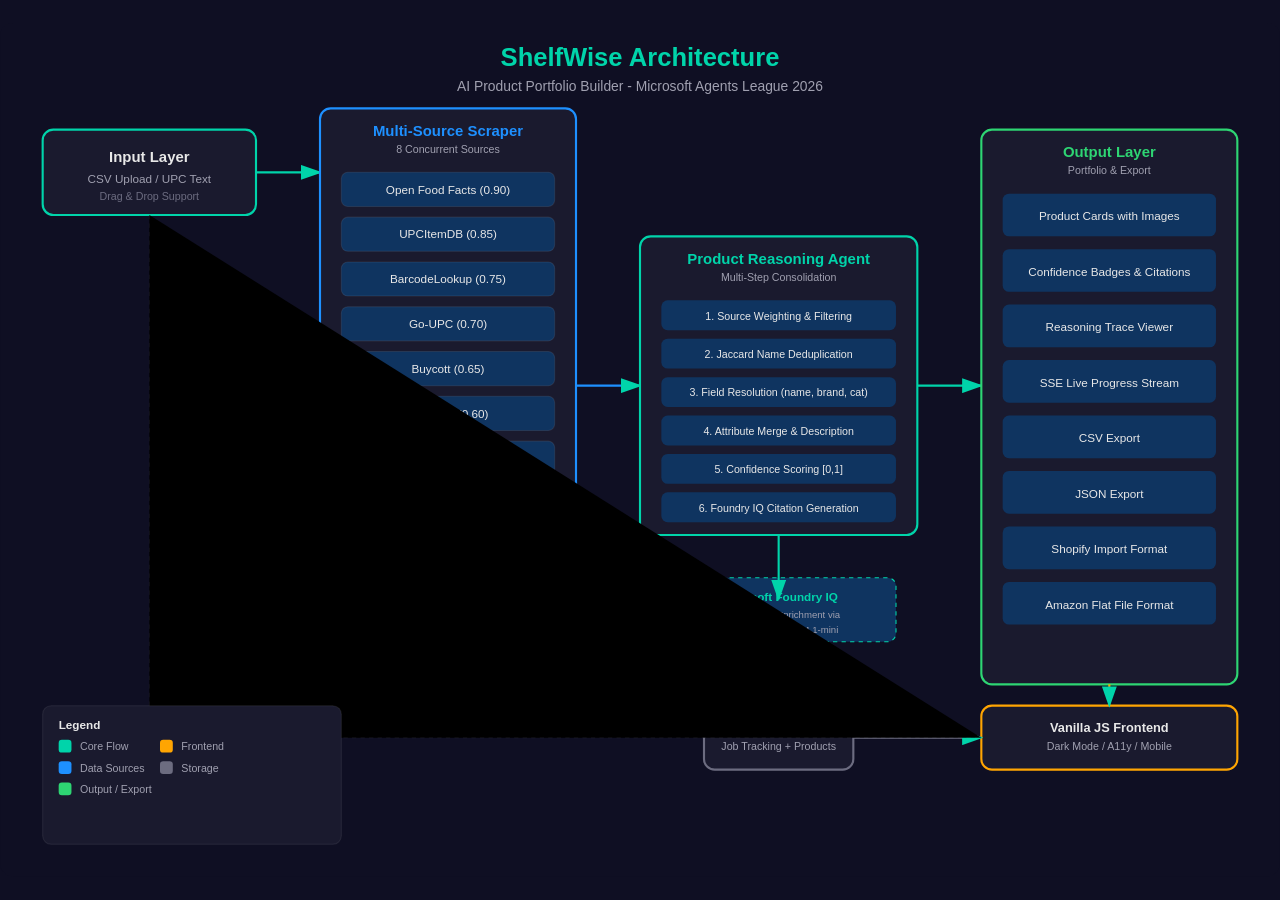
<file: architecture.html>
<!DOCTYPE html>
<html lang="en">
<head>
    <meta charset="UTF-8">
    <meta name="viewport" content="width=device-width, initial-scale=1.0">
    <title>ShelfWise Architecture Diagram</title>
    <style>
        body {
            background: #0f0f23;
            margin: 0;
            display: flex;
            justify-content: center;
            align-items: center;
            min-height: 100vh;
            font-family: -apple-system, BlinkMacSystemFont, 'Segoe UI', sans-serif;
        }
        svg {
            max-width: 100%;
            height: auto;
        }
    </style>
</head>
<body>
    <svg viewBox="0 0 1200 800" xmlns="http://www.w3.org/2000/svg">
        <!-- Background -->
        <rect width="1200" height="800" fill="#0f0f23" rx="12"/>

        <!-- Title -->
        <text x="600" y="40" text-anchor="middle" fill="#00d4aa" font-size="24" font-weight="800" font-family="-apple-system, sans-serif">ShelfWise Architecture</text>
        <text x="600" y="64" text-anchor="middle" fill="#a0a0b0" font-size="13" font-family="-apple-system, sans-serif">AI Product Portfolio Builder - Microsoft Agents League 2026</text>

        <!-- Input Layer -->
        <rect x="40" y="100" width="200" height="80" rx="10" fill="#1a1a2e" stroke="#00d4aa" stroke-width="2"/>
        <text x="140" y="130" text-anchor="middle" fill="#e8e8e8" font-size="14" font-weight="700">Input Layer</text>
        <text x="140" y="150" text-anchor="middle" fill="#a0a0b0" font-size="11">CSV Upload / UPC Text</text>
        <text x="140" y="166" text-anchor="middle" fill="#6c6c80" font-size="10">Drag & Drop Support</text>

        <!-- Arrow: Input -> Scraper -->
        <path d="M 240 140 L 300 140" stroke="#00d4aa" stroke-width="2" marker-end="url(#arrowhead)"/>

        <!-- Scraping Layer -->
        <rect x="300" y="80" width="240" height="520" rx="10" fill="#1a1a2e" stroke="#1e90ff" stroke-width="2"/>
        <text x="420" y="106" text-anchor="middle" fill="#1e90ff" font-size="14" font-weight="700">Multi-Source Scraper</text>
        <text x="420" y="122" text-anchor="middle" fill="#a0a0b0" font-size="10">8 Concurrent Sources</text>

        <!-- Source boxes -->
        <rect x="320" y="140" width="200" height="32" rx="6" fill="#0f3460" stroke="rgba(255,255,255,0.08)"/>
        <text x="420" y="160" text-anchor="middle" fill="#e8e8e8" font-size="11">Open Food Facts (0.90)</text>

        <rect x="320" y="182" width="200" height="32" rx="6" fill="#0f3460" stroke="rgba(255,255,255,0.08)"/>
        <text x="420" y="202" text-anchor="middle" fill="#e8e8e8" font-size="11">UPCItemDB (0.85)</text>

        <rect x="320" y="224" width="200" height="32" rx="6" fill="#0f3460" stroke="rgba(255,255,255,0.08)"/>
        <text x="420" y="244" text-anchor="middle" fill="#e8e8e8" font-size="11">BarcodeLookup (0.75)</text>

        <rect x="320" y="266" width="200" height="32" rx="6" fill="#0f3460" stroke="rgba(255,255,255,0.08)"/>
        <text x="420" y="286" text-anchor="middle" fill="#e8e8e8" font-size="11">Go-UPC (0.70)</text>

        <rect x="320" y="308" width="200" height="32" rx="6" fill="#0f3460" stroke="rgba(255,255,255,0.08)"/>
        <text x="420" y="328" text-anchor="middle" fill="#e8e8e8" font-size="11">Buycott (0.65)</text>

        <rect x="320" y="350" width="200" height="32" rx="6" fill="#0f3460" stroke="rgba(255,255,255,0.08)"/>
        <text x="420" y="370" text-anchor="middle" fill="#e8e8e8" font-size="11">EANdata (0.60)</text>

        <rect x="320" y="392" width="200" height="32" rx="6" fill="#0f3460" stroke="rgba(255,255,255,0.08)"/>
        <text x="420" y="412" text-anchor="middle" fill="#e8e8e8" font-size="11">Brave Search (0.45)</text>

        <rect x="320" y="434" width="200" height="32" rx="6" fill="#0f3460" stroke="rgba(255,255,255,0.08)"/>
        <text x="420" y="454" text-anchor="middle" fill="#e8e8e8" font-size="11">Google Search (0.40)</text>

        <rect x="320" y="490" width="200" height="48" rx="6" fill="#0f3460" stroke="#ffa502" stroke-width="1" stroke-dasharray="4"/>
        <text x="420" y="510" text-anchor="middle" fill="#ffa502" font-size="10">Rotating User-Agents</text>
        <text x="420" y="526" text-anchor="middle" fill="#a0a0b0" font-size="9">Rate Limiting & Retry Logic</text>

        <!-- Arrow: Scraper -> Reasoning -->
        <path d="M 540 340 L 600 340" stroke="#1e90ff" stroke-width="2" marker-end="url(#arrowhead)"/>

        <!-- Reasoning Layer -->
        <rect x="600" y="200" width="260" height="280" rx="10" fill="#1a1a2e" stroke="#00d4aa" stroke-width="2"/>
        <text x="730" y="226" text-anchor="middle" fill="#00d4aa" font-size="14" font-weight="700">Product Reasoning Agent</text>
        <text x="730" y="242" text-anchor="middle" fill="#a0a0b0" font-size="10">Multi-Step Consolidation</text>

        <!-- Reasoning steps -->
        <rect x="620" y="260" width="220" height="28" rx="6" fill="#0f3460"/>
        <text x="730" y="278" text-anchor="middle" fill="#e8e8e8" font-size="10">1. Source Weighting & Filtering</text>

        <rect x="620" y="296" width="220" height="28" rx="6" fill="#0f3460"/>
        <text x="730" y="314" text-anchor="middle" fill="#e8e8e8" font-size="10">2. Jaccard Name Deduplication</text>

        <rect x="620" y="332" width="220" height="28" rx="6" fill="#0f3460"/>
        <text x="730" y="350" text-anchor="middle" fill="#e8e8e8" font-size="10">3. Field Resolution (name, brand, cat)</text>

        <rect x="620" y="368" width="220" height="28" rx="6" fill="#0f3460"/>
        <text x="730" y="386" text-anchor="middle" fill="#e8e8e8" font-size="10">4. Attribute Merge & Description</text>

        <rect x="620" y="404" width="220" height="28" rx="6" fill="#0f3460"/>
        <text x="730" y="422" text-anchor="middle" fill="#e8e8e8" font-size="10">5. Confidence Scoring [0,1]</text>

        <rect x="620" y="440" width="220" height="28" rx="6" fill="#0f3460"/>
        <text x="730" y="458" text-anchor="middle" fill="#e8e8e8" font-size="10">6. Foundry IQ Citation Generation</text>

        <!-- Foundry IQ Box -->
        <rect x="620" y="520" width="220" height="60" rx="8" fill="#0f3460" stroke="#00d4aa" stroke-width="1" stroke-dasharray="4"/>
        <text x="730" y="542" text-anchor="middle" fill="#00d4aa" font-size="11" font-weight="700">Microsoft Foundry IQ</text>
        <text x="730" y="558" text-anchor="middle" fill="#a0a0b0" font-size="9">Optional LLM Enrichment via</text>
        <text x="730" y="572" text-anchor="middle" fill="#a0a0b0" font-size="9">Azure OpenAI GPT-4.1-mini</text>

        <!-- Arrow: Reasoning -> Storage -->
        <path d="M 730 480 L 730 540" stroke="#00d4aa" stroke-width="2" marker-end="url(#arrowhead)"/>

        <!-- Arrow: Reasoning -> Output -->
        <path d="M 860 340 L 920 340" stroke="#00d4aa" stroke-width="2" marker-end="url(#arrowhead)"/>

        <!-- Storage Layer -->
        <rect x="660" y="640" width="140" height="60" rx="10" fill="#1a1a2e" stroke="#6c6c80" stroke-width="2"/>
        <text x="730" y="665" text-anchor="middle" fill="#e8e8e8" font-size="12" font-weight="700">SQLite</text>
        <text x="730" y="682" text-anchor="middle" fill="#a0a0b0" font-size="10">Job Tracking + Products</text>

        <!-- Arrow: Reasoning -> Storage -->
        <path d="M 730 600 L 730 640" stroke="#6c6c80" stroke-width="2" marker-end="url(#arrowhead)"/>

        <!-- Output Layer -->
        <rect x="920" y="100" width="240" height="520" rx="10" fill="#1a1a2e" stroke="#2ed573" stroke-width="2"/>
        <text x="1040" y="126" text-anchor="middle" fill="#2ed573" font-size="14" font-weight="700">Output Layer</text>
        <text x="1040" y="142" text-anchor="middle" fill="#a0a0b0" font-size="10">Portfolio & Export</text>

        <rect x="940" y="160" width="200" height="40" rx="6" fill="#0f3460"/>
        <text x="1040" y="185" text-anchor="middle" fill="#e8e8e8" font-size="11">Product Cards with Images</text>

        <rect x="940" y="212" width="200" height="40" rx="6" fill="#0f3460"/>
        <text x="1040" y="237" text-anchor="middle" fill="#e8e8e8" font-size="11">Confidence Badges & Citations</text>

        <rect x="940" y="264" width="200" height="40" rx="6" fill="#0f3460"/>
        <text x="1040" y="289" text-anchor="middle" fill="#e8e8e8" font-size="11">Reasoning Trace Viewer</text>

        <rect x="940" y="316" width="200" height="40" rx="6" fill="#0f3460"/>
        <text x="1040" y="341" text-anchor="middle" fill="#e8e8e8" font-size="11">SSE Live Progress Stream</text>

        <rect x="940" y="368" width="200" height="40" rx="6" fill="#0f3460"/>
        <text x="1040" y="393" text-anchor="middle" fill="#e8e8e8" font-size="11">CSV Export</text>

        <rect x="940" y="420" width="200" height="40" rx="6" fill="#0f3460"/>
        <text x="1040" y="445" text-anchor="middle" fill="#e8e8e8" font-size="11">JSON Export</text>

        <rect x="940" y="472" width="200" height="40" rx="6" fill="#0f3460"/>
        <text x="1040" y="497" text-anchor="middle" fill="#e8e8e8" font-size="11">Shopify Import Format</text>

        <rect x="940" y="524" width="200" height="40" rx="6" fill="#0f3460"/>
        <text x="1040" y="549" text-anchor="middle" fill="#e8e8e8" font-size="11">Amazon Flat File Format</text>

        <!-- Frontend Layer -->
        <rect x="920" y="640" width="240" height="60" rx="10" fill="#1a1a2e" stroke="#ffa502" stroke-width="2"/>
        <text x="1040" y="665" text-anchor="middle" fill="#e8e8e8" font-size="12" font-weight="700">Vanilla JS Frontend</text>
        <text x="1040" y="682" text-anchor="middle" fill="#a0a0b0" font-size="10">Dark Mode / A11y / Mobile</text>

        <!-- Arrow: Output -> Frontend -->
        <path d="M 1040 620 L 1040 640" stroke="#ffa502" stroke-width="2" marker-end="url(#arrowhead)"/>

        <!-- Arrow: Storage -> Frontend -->
        <path d="M 800 670 L 920 670" stroke="#6c6c80" stroke-width="2" marker-end="url(#arrowhead)"/>

        <!-- Arrow: Input -> Frontend (direct for demo) -->
        <path d="M 140 180 L 140 670 L 920 670" stroke="rgba(255,255,255,0.05)" stroke-width="1" stroke-dasharray="4"/>

        <!-- Legend -->
        <rect x="40" y="640" width="280" height="130" rx="8" fill="#1a1a2e" stroke="rgba(255,255,255,0.08)"/>
        <text x="55" y="662" fill="#e8e8e8" font-size="11" font-weight="700">Legend</text>

        <rect x="55" y="672" width="12" height="12" rx="3" fill="#00d4aa"/>
        <text x="75" y="682" fill="#a0a0b0" font-size="10">Core Flow</text>

        <rect x="55" y="692" width="12" height="12" rx="3" fill="#1e90ff"/>
        <text x="75" y="702" fill="#a0a0b0" font-size="10">Data Sources</text>

        <rect x="55" y="712" width="12" height="12" rx="3" fill="#2ed573"/>
        <text x="75" y="722" fill="#a0a0b0" font-size="10">Output / Export</text>

        <rect x="150" y="672" width="12" height="12" rx="3" fill="#ffa502"/>
        <text x="170" y="682" fill="#a0a0b0" font-size="10">Frontend</text>

        <rect x="150" y="692" width="12" height="12" rx="3" fill="#6c6c80"/>
        <text x="170" y="702" fill="#a0a0b0" font-size="10">Storage</text>

        <!-- Arrow marker definition -->
        <defs>
            <marker id="arrowhead" markerWidth="10" markerHeight="7" refX="9" refY="3.5" orient="auto">
                <polygon points="0 0, 10 3.5, 0 7" fill="#00d4aa"/>
            </marker>
        </defs>
    </svg>
</body>
</html>
</file>
